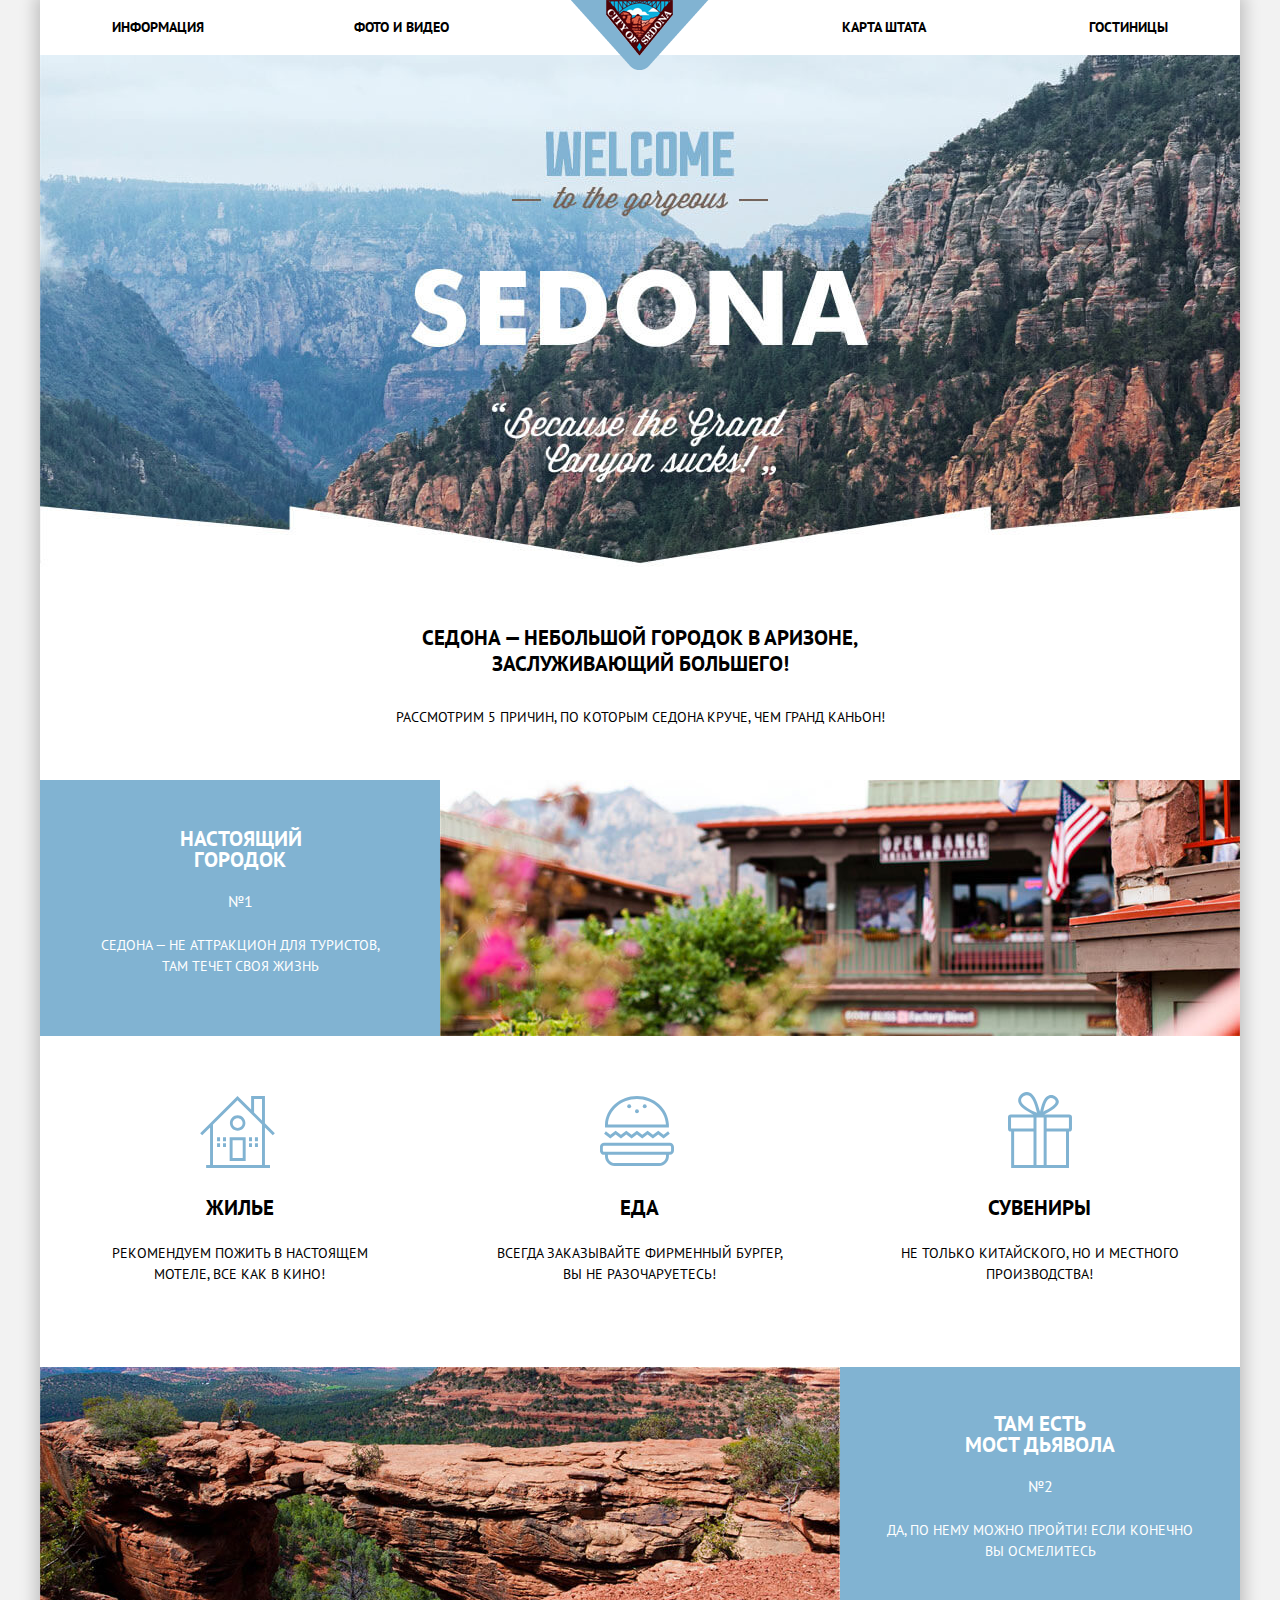
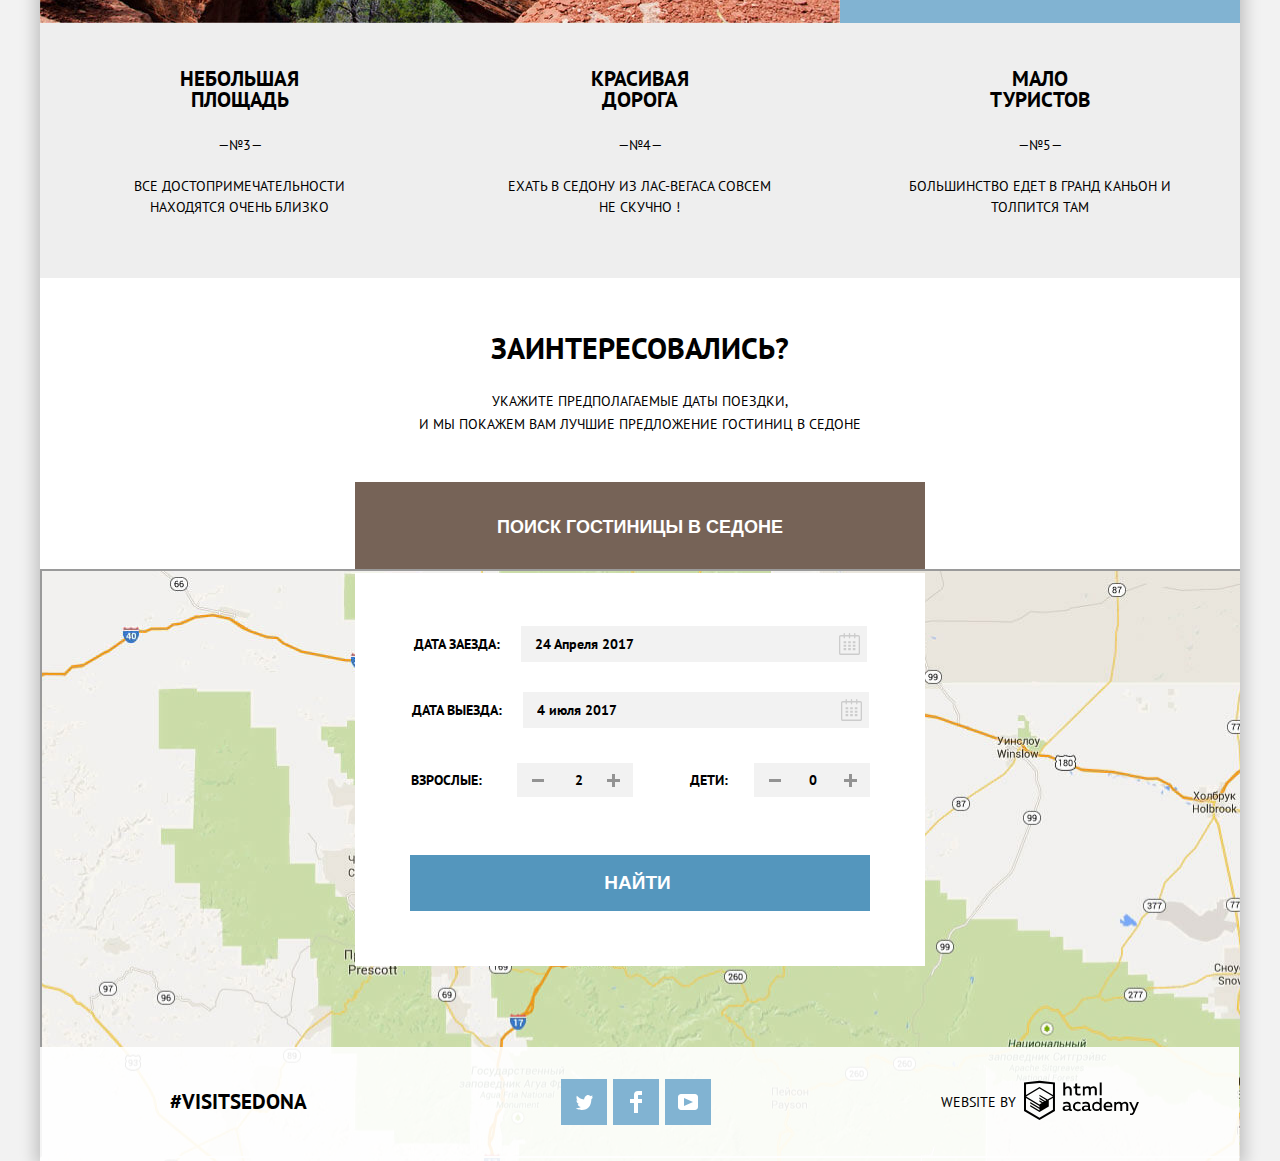
<file: index.html>
<!DOCTYPE html>
<html lang="ru">
	<head>
		<meta charset="utf-8">
		<title>HTML Academy: Седона</title>
		<link href="https://fonts.googleapis.com/css?family=PT+Sans:400,700&amp;subset=cyrillic" rel="stylesheet">
		<link rel="stylesheet" href="css/normalize.css">
		<link rel="stylesheet" href="css/style-min.css">
	</head>
	<body>
		<div class="wrapper">
			<header class="main-header">
				<nav class="main-navigation">
					<a class="main-header-logo" title="logo"><img src="img/logo.png" width="138" height="70" alt="Logo"></a>
					<ul class="site-navigation">
						<li><a class="site-navigation-item info-item" href="#" title="Информация">Информация</a></li>
						<li><a class="site-navigation-item photo-video-item" href="#" title="Фото и видео">Фото и видео</a></li>
						<li class="centerer"></li>
						<li><a class="site-navigation-item price-item" href="#" title="Карта штата">Карта штата</a></li>
						<li><a class="site-navigation-item catalog-item" href="sedona-hotels.html" title="Гостиницы">Гостиницы</a></li>
					</ul>
				</nav>
			</header>
			<main class="container">
				<h1 class="visually-hidden">Седона</h1>
				<div class="main-fond"></div>
				<div class="main-greeting">
					<h2 class="main-greeting-banner">Седона — небольшой городок в Аризоне, заслуживающий большего!</h2>
					<p class="main-greeting-description">Рассмотрим 5 причин, по которым Седона круче, чем гранд каньон!</p>
				</div>
				<section class="all-features">
					<h2 class="visually-hidden">Преимущества</h2>
					<section class="first-features">
						<h3 class="visually-hidden">Первое преимущество</h3>
						<div class="first-features-wrapper">
							<h4 class="first-features-head">Настоящий городок</h4>
							<span class="first-features-number">№1</span>
							<p class="first-features-text">Седона — не аттракцион для туристов, там течет своя жизнь</p>
						</div>
						<img class="bg-town" src="img/bg-town.jpg" width="800" height="256" alt="bg-town">
					</section>
					<section class="first-features-description">
						<div class="house feature">
							<h4 class="feature-head">Жилье</h4>
							<p class="feature-description">Рекомендуем пожить в настоящем мотеле, все как в кино!</p>
						</div>
						<div class="food feature">
							<h4 class="feature-head">Еда</h4>
							<p class="feature-description">Всегда заказывайте фирменный бургер, вы не разочаруетесь!</p>
						</div>
						<div class="souvenir feature">
							<h4 class="feature-head">Сувениры</h4>
							<p class="feature-description">не только китайского, но и местного производства!</p>
						</div>
					</section>
					<section class="second-features">
						<h3 class="visually-hidden">Второе преимущество</h3>
						<img class="devils-bridge" src="img/bg-canyon.jpg" width="800" height="256" alt="bg-canyon">
						<div class="second-features-wrapper">
							<h4 class="second-features-head">Там есть <br>мост дьявола</h4>
							<span class="second-features-number">№2</span>
							<p class="second-features-text">Да, по нему можно пройти! Если конечно вы осмелитесь</p>
						</div>
					</section>
					<section class="others-features">
						<h3 class="visually-hidden">Остальные преимущества</h3>
						<div class="third-features-wrapper advantages-wrapper">
							<h4 class="third-features-head caption">Небольшая площадь</h4>
							<span class="third-features-number advantages-number">&mdash;№3&mdash;</span>
							<p class="third-features-text advantages">Все достопримечательности находятся очень близко</p>
						</div>
						<div class="fourth-features-wrapper advantages-wrapper">
							<h4 class="fourth-features-head caption">Красивая дорога</h4>
							<span class="fourth-features-number advantages-number">&mdash;№4&mdash;</span>
							<p class="fourth-features-text advantages">Ехать в Седону из Лас-Вегаса совсем  не скучно !</p>
						</div>
						<div class="fifth-features-wrapper advantages-wrapper">
							<h4 class="fifth-features-head caption">Мало туристов </h4>
							<span class="fifth-features-number advantages-number">&mdash;№5&mdash;</span>
							<p class="fifth-features-text advantages">Большинство едет в гранд каньон и толпится там</p>
						</div>
					</section>
				</section>
				<div class="pre-order">
					<p class="indefication-of-needs"><b>Заинтересовались?</b></p>
					<p class="offer">Укажите предполагаемые даты поездки,<br> и мы покажем вам лучшие предложение гостиниц в Седоне</p>
					<button type="button" name="search-btn" class="search-btn">Поиск гостиницы в Седоне</button>
					<form class="search-form " action="#" method="post" >
						<div class="search-form-wrap">
							<div class="arrival-block">
								<label for="arrival-date"> Дата заезда:</label>
								<input class="arrival-data" type="text" name="arrival-date" id="arrival-date" value="24 Апреля 2017">
								<button class="calendar-block" type="button" title="календарь"><svg xmlns="http://www.w3.org/2000/svg" fill="currentColor" width="21" height="22" viewBox="0 0 21 22"><path d="M19.25 2.025h-2.844V.648c0-.38-.294-.69-.656-.69-.363 0-.656.31-.656.69v1.377h-3.938V.648c0-.38-.294-.69-.655-.69-.362 0-.656.31-.656.69v1.377H5.906V.648c0-.38-.294-.69-.656-.69-.363 0-.657.31-.657.69v1.377H1.75C.784 2.025 0 2.847 0 3.862v16.302C0 21.18.784 22 1.75 22h17.5c.967 0 1.75-.82 1.75-1.836V3.862c0-1.015-.783-1.837-1.75-1.837zm.438 18.14a.448.448 0 0 1-.437.458H1.75a.45.45 0 0 1-.438-.46v-16.3a.45.45 0 0 1 .438-.46h2.844V4.78c0 .382.294.69.657.69.363 0 .657-.308.657-.69V3.404h3.938V4.78c0 .382.294.69.657.69.36 0 .655-.308.655-.69V3.404h3.938V4.78c0 .382.293.69.656.69.363 0 .657-.308.657-.69V3.404h2.845c.24 0 .437.206.437.46v16.3z"/><path d="M4.594 8.225H7.22v2.066H4.593zm0 3.443H7.22v2.067H4.593zm0 3.444H7.22v2.066H4.593zm4.594 0h2.625v2.066H9.188zm0-3.444h2.625v2.067H9.188zm0-3.443h2.625v2.066H9.188zm4.593 6.887h2.626v2.066H13.78zm0-3.444h2.626v2.067H13.78zm0-3.443h2.626v2.066H13.78z" /></svg></button>
							</div>
							<div class="departure-block">
								<label for="date-of-departure"> Дата выезда:</label>
								<input class="departure-data" type="text" name="date-of-departure" id="date-of-departure"  value="4 июля 2017">
								<button class="calendar-block" type="button" title="календарь"><svg xmlns="http://www.w3.org/2000/svg" fill="currentColor" width="21" height="22" viewBox="0 0 21 22"><path d="M19.25 2.025h-2.844V.648c0-.38-.294-.69-.656-.69-.363 0-.656.31-.656.69v1.377h-3.938V.648c0-.38-.294-.69-.655-.69-.362 0-.656.31-.656.69v1.377H5.906V.648c0-.38-.294-.69-.656-.69-.363 0-.657.31-.657.69v1.377H1.75C.784 2.025 0 2.847 0 3.862v16.302C0 21.18.784 22 1.75 22h17.5c.967 0 1.75-.82 1.75-1.836V3.862c0-1.015-.783-1.837-1.75-1.837zm.438 18.14a.448.448 0 0 1-.437.458H1.75a.45.45 0 0 1-.438-.46v-16.3a.45.45 0 0 1 .438-.46h2.844V4.78c0 .382.294.69.657.69.363 0 .657-.308.657-.69V3.404h3.938V4.78c0 .382.294.69.657.69.36 0 .655-.308.655-.69V3.404h3.938V4.78c0 .382.293.69.656.69.363 0 .657-.308.657-.69V3.404h2.845c.24 0 .437.206.437.46v16.3z"/><path d="M4.594 8.225H7.22v2.066H4.593zm0 3.443H7.22v2.067H4.593zm0 3.444H7.22v2.066H4.593zm4.594 0h2.625v2.066H9.188zm0-3.444h2.625v2.067H9.188zm0-3.443h2.625v2.066H9.188zm4.593 6.887h2.626v2.066H13.78zm0-3.444h2.626v2.067H13.78zm0-3.443h2.626v2.066H13.78z" fill="currentColor"/></svg></button>
							</div>
							<div class="number-tourists">
								<div class="number-tourists-adult tourist-counter" >
									<label for="adult"> Взрослые:</label>
									<div class="counter-item">
										<button class="counter-down" type="button" title="больше"></button>
										<input class="counter-visitors" type="text" id="adult" value="2">
										<button class="counter-up" type="button" title="меньше"></button>
									</div>
								</div>
								<div class="number-tourists-child tourist-counter">
									<label for="child"> Дети:</label>
									<div class="counter-item">
										<button class="counter-down" type="button" title="меньше"></button>
										<input class="counter-visitors-child" type="text" id="child" value="0">
										<button class="counter-up" type="button" title="больше"></button>
									</div>
								</div>
							</div>
						</div>
						<input class="search-submit"  type="submit" name="sorch" value="Найти">
					</form>
				</div>
				<div class="map-navigation">
					<iframe src="https://www.google.com/maps/embed?pb=!1m18!1m12!1m3!1d431047.077735794!2d-112.35457437080542!3d34.91428964664842!2m3!1f0!2f0!3f0!3m2!1i1024!2i768!4f13.1!3m3!1m2!1s0x872da132f942b00d%3A0x5548c523fa6c8efd!2z0KHQtdC00L7QvdCwLCDQkNGA0LjQt9C-0L3QsCA4NjMzNiwg0KHQqNCQ!5e0!3m2!1sru!2sua!4v1504518632148" width="1200" height="585" allowfullscreen></iframe>
				</div>
			</main>
			<div class="main-footer-wrap">
				<footer class="main-footer">
					<a class="name-site" href="#">#visitsedona</a>
					<div class="social">
						<ul class="social-list">
							<li class="social-list-item"><a class="social-icon twitter" href="#" title="twitter">twitter</a></li>
							<li class="social-list-item"><a class="social-icon facebook" href="#" title="facebook">facebook</a></li>
							<li class="social-list-item"><a class="social-icon youtube" href="#" title="youtube" >youtube</a></li>
						</ul>
					</div>
					<div class="copyright">
						<span>website by</span>
						<a class="copyright-link" href="https://htmlacademy.ru/intensive/htmlcss" title="logo-htmlacademy-small1">
							<svg data-name="Layer 1" xmlns="http://www.w3.org/2000/svg" viewBox="0 0 108.08 36.85" width="115" height="41"><title>logo-htmlacademy-small1</title><path d="M44.61 26.86a2 2 0 0 0 .55-.1v1.33a3.25 3.25 0 0 1-1.18.21 1.67 1.67 0 0 1-1.67-1 4.84 4.84 0 0 1-3.14 1.08c-1.51 0-2.91-.83-2.91-2.55 0-2.13 2-2.79 3.71-2.79a11.08 11.08 0 0 1 2.17.25v-.3c0-1-.76-1.77-2.19-1.77a7.42 7.42 0 0 0-3 .64v-1.7a10.21 10.21 0 0 1 3.19-.55c2.36 0 3.81 1.12 3.81 3.65v3a.54.54 0 0 0 .49.59h.17zm-6.44-1.13a1.35 1.35 0 0 0 1.46 1.25h.11a3.39 3.39 0 0 0 2.41-1v-1.42a9.72 9.72 0 0 0-1.81-.21c-1 0-2.16.33-2.16 1.38zm12.36-6.11a5 5 0 0 1 2.57.64v1.72a4.08 4.08 0 0 0-2.3-.7 2.75 2.75 0 1 0 0 5.49 5 5 0 0 0 2.43-.64v1.71a6.27 6.27 0 0 1-2.76.57A4.21 4.21 0 0 1 46 24.49v-.41a4.32 4.32 0 0 1 4.18-4.46h.38zm12.17 7.24a2 2 0 0 0 .55-.1v1.33a3.25 3.25 0 0 1-1.18.21 1.67 1.67 0 0 1-1.67-1 4.84 4.84 0 0 1-3.14 1.08c-1.51 0-2.91-.83-2.91-2.55 0-2.13 2-2.79 3.71-2.79a11.08 11.08 0 0 1 2.17.25v-.3c0-1-.76-1.77-2.19-1.77a7.42 7.42 0 0 0-3 .64v-1.7a10.21 10.21 0 0 1 3.19-.55c2.36 0 3.81 1.12 3.81 3.65v3a.54.54 0 0 0 .49.59h.17zm-6.44-1.13a1.35 1.35 0 0 0 1.47 1.25h.11a3.39 3.39 0 0 0 2.41-1v-1.42a9.72 9.72 0 0 0-1.81-.21c-1.06 0-2.16.33-2.16 1.38zM73 15.98v12.2h-1.65v-1.32a3.88 3.88 0 0 1-3.19 1.54 4.4 4.4 0 0 1 0-8.78 3.81 3.81 0 0 1 3 1.3v-4.94H73zm-4.53 5.22a2.76 2.76 0 1 0 0 5.52 2.86 2.86 0 0 0 2.68-1.74v-2a2.91 2.91 0 0 0-2.66-1.73zM79 19.62c3.31 0 4.46 2.68 3.92 5.09H76.7c.21 1.5 1.67 2.11 3.19 2.11a6.11 6.11 0 0 0 2.64-.59v1.6a7.14 7.14 0 0 1-3 .57c-2.53 0-4.75-1.42-4.75-4.42a4.18 4.18 0 0 1 4-4.39H79zm.09 1.54a2.28 2.28 0 0 0-2.44 2.1v.06h4.65a2 2 0 0 0-2.17-2.16zm5.73 7v-8.31h1.65v1a3.81 3.81 0 0 1 2.78-1.27 2.86 2.86 0 0 1 2.64 1.4 4.12 4.12 0 0 1 2.91-1.33 3.06 3.06 0 0 1 3.2 3.33v5.2h-1.9v-5.15a1.59 1.59 0 0 0-1.42-1.75h-.26a2.8 2.8 0 0 0-2.07 1.12v5.78h-1.9v-5.15A1.59 1.59 0 0 0 89 21.29h-.2a3 3 0 0 0-2.21 1.29v5.63h-1.73zm21.31-8.33h1.9l-3.91 9.46c-.9 2.17-2.09 2.86-3.35 2.86a4.76 4.76 0 0 1-1.1-.14v-1.57a2.86 2.86 0 0 0 .85.12c.9 0 1.58-.64 2.07-1.9l.17-.42-4-8.4h2l2.86 6.29zM38.73 1.44V6.2a3.81 3.81 0 0 1 2.7-1.14 3.25 3.25 0 0 1 3.44 3.4v5.15H43V8.7a1.81 1.81 0 0 0-1.61-2h-.3a2.93 2.93 0 0 0-2.32 1.39v5.52h-1.9V1.44h1.9zm11.21.85v3h3v1.6h-3v3.81c0 1.1.5 1.46 1.58 1.46a4.49 4.49 0 0 0 1.69-.33v1.6a6.8 6.8 0 0 1-2.21.35 2.55 2.55 0 0 1-2.86-2.74V6.87h-1.56V5.24h1.5V2.72zm5.4 11.31V5.26H57v1a3.81 3.81 0 0 1 2.77-1.28 2.86 2.86 0 0 1 2.6 1.33 4.12 4.12 0 0 1 2.91-1.33 3.06 3.06 0 0 1 3.16 3.4v5.21h-1.9V8.44a1.59 1.59 0 0 0-1.42-1.75h-.23a2.8 2.8 0 0 0-2.07 1.12v5.78h-1.9V8.44a1.59 1.59 0 0 0-1.42-1.75h-.23a3 3 0 0 0-2.21 1.29v5.63h-1.72zM71.17 1.43H73v12.15h-1.83V1.43zM14.71-.02h-.16L0 1.52v26.67l14.55 8.66 14.55-8.66V1.52zm12.5 27.1l-12.66 7.54L1.9 27.1V16.16l12.59 7.5v1.32l-8.63-5.1v1.31l8.68 5.21v1.39l-8.67-5.16v1.35l8.68 5.21 8.75-5.24v-5.66l3.9-2.31V27.1zm0-12.53l-3.48 2-1.6 1-7.62-4.57v1.31L21 18.21l-.14.09-1 .54-5.37-3.2v1.34l4.24 2.52-1 .67-3.2-1.9v1.31l2.1 1.24-2.13 1.26L2 14.63l12.51-7.54zm0-1.32L14.49 5.74 1.91 13.23v-10L14.56 1.9l12.65 1.33v10z" fill="currentColor"/></svg>
						</a>
					</div>
				</footer>
			</div>
		</div>
		<script src="js/script-min.js"></script>
	</body>
</html>
</file>
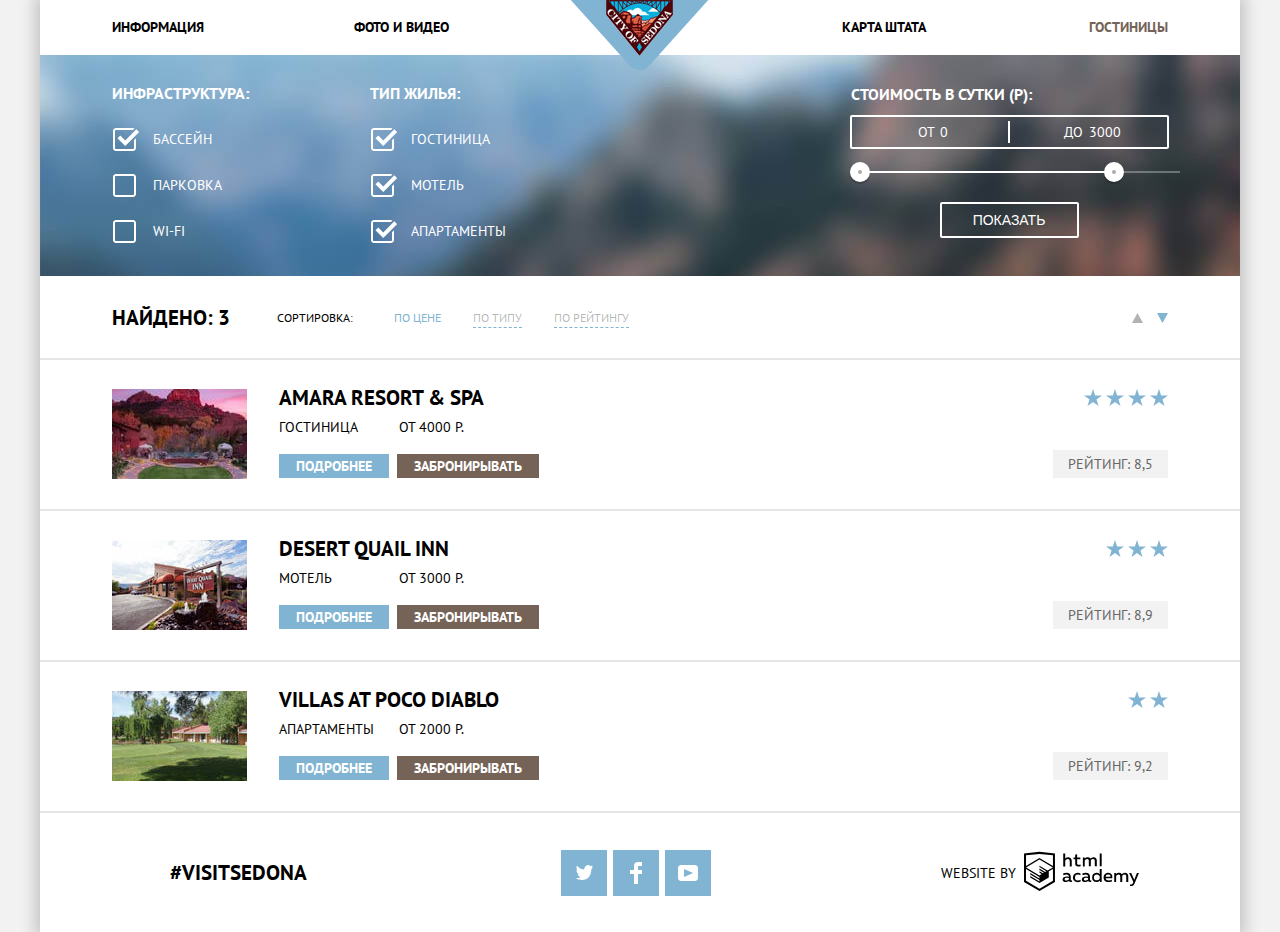
<file: sedona-hotels.html>
<!DOCTYPE html>
<html lang="ru">
	<head>
		<meta charset="utf-8">
		<title>HTML Academy: Седона</title>
		<link href="https://fonts.googleapis.com/css?family=PT+Sans:400,700&amp;subset=cyrillic" rel="stylesheet">
		<link rel="stylesheet" href="css/normalize.css">
		<link rel="stylesheet" href="css/style-min.css">
	</head>
	<body>
		<div class="wrapper wrapper-hottel">
			<header class="main-header main-header-hotel">
				<nav class="main-navigation">
					<a class="main-header-logo" href="index.html" title="logo"><img src="img/logo.png" width="138" height="70" alt="Logo"></a>
					<ul class="site-navigation">
						<li><a class="site-navigation-item info-item" href="#" title="Информация">Информация</a></li>
						<li><a class="site-navigation-item photo-video-item" href="#" title="Фото и видео">Фото и видео</a></li>
						<li class="centerer"></li>
						<li><a class="site-navigation-item price-item" href="#" title="Карта штата">Карта штата</a></li>
						<li><a class="site-navigation-item catalog-item active-page-hotel" title="Гостиницы">Гостиницы</a></li>
					</ul>
				</nav>
			</header>
			<main class="container">
				<h1 class="visually-hidden">Sedona-hotels</h1>
				<form class="filter-search">
					<fieldset class="sorting-block">
						<legend class="sorting-criteria">Инфраструктура:</legend>
						<div class="sort-item">
							<input type="checkbox" name="infrastructure" value="swimming-pool" id="swimming-pool" checked>
							<label for="swimming-pool">Бассейн</label>
						</div>
						<div class="sort-item">
							<input type="checkbox" name="infrastructure" value="parking" id="parking">
							<label for="parking">Парковка</label>
						</div>
						<div class="sort-item">
							<input type="checkbox" name="infrastructure" value="wifi" id="wifi">
							<label for="wifi">wi-fi</label>
						</div>
					</fieldset>
					<fieldset  class="sorting-block type-accommodation">
						<legend class="sorting-criteria">Тип жилья:</legend>
						<div class="sort-item">
							<input type="checkbox" name="type-accommodation" value="hotel-type" id="hotel-type" checked>
							<label for="hotel-type">Гостиница</label>
						</div>
						<div class="sort-item">
							<input type="checkbox" name="type-accommodation" value="motel-type" id="motel-type" checked>
							<label for="motel-type">Мотель</label>
						</div>
						<div class="sort-item">
							<input type="checkbox" name="type-accommodation" value="apartments-type" id="apartments-type" checked>
							<label for="apartments-type">Апартаменты</label>
						</div>
					</fieldset>
					<div class="filter-range-wrap">
						<fieldset class="filter-range sorting-block">
							<legend class="filter-range-title sorting-criteria">Стоимость в сутки (р):</legend>
							<div class="price-controls">
								<label class="min-price">от <input type="text" name="min-price" value="0"></label>
								<label class="max-price">до <input type="text" name="max-price" value="3000"></label>
							</div>
							<div class="range-controls">
								<div class="scale">
									<div class="bar"></div>
								</div>
								<div class="range-toggle range-toggle-min"></div>
								<div class="range-toggle range-toggle-max"></div>
							</div>
						</fieldset>
						<button class="btn-transparent" type="submit">Показать</button>
					</div>
				</form>
				<section class="search-result-blok">
					<h2 class="visually-hidden">Результаты поиска</h2>
					<div class="search-response">
						<h3 class="response">Найдено: 3</h3>
						<p class="response-description">СОРТИРОВКА:</p>
						<div class="sort-in">
							<a class="active" href="#">По цене</a>
							<a class="passive" href="#">По типу</a>
							<a class="passive" href="#">По рейтингу</a>
						</div>
						<div class="sort-up-down">
							<a class="sort-up passive" href="#" title="up">
								<svg xmlns="http://www.w3.org/2000/svg" width="11" height="10" viewBox="0 0 11 10"><path fill="currentColor" d="M5.5 0L0 10h11z"/></svg>
							</a>
							<a class="sort-down active" href="#" title="down">
								<svg xmlns="http://www.w3.org/2000/svg" width="11" height="10" viewBox="0 0 11 10"><path fill="currentColor" d="M5.5 10L0 0h11"/></svg>
							</a>
						</div>
					</div>
					<div class="search-result">
						<div class="resort-block">
							<img class="resort-picture" src="img/amara-resort.jpg" width="135" height="90" alt="Amara Resort & Spa">
								<div class="resort-desciption">
									<h2>
										<a class="resort-header" href="#">Amara Resort &amp; Spa</a>
									</h2>
									<div class="hotels-wrap">
										<div class="hotel-block">
											<span>Гостиница</span>
											<a href="#">Подробнее</a>
										</div>
										<div class="price-block">
											<span>от 4000 Р.</span>
										<a href="#">Забронирывать</a>
									</div>
								</div>
							</div>
							<div class="rating-block">
								<div class="rating-block-stars">
									<button class="stars" title="star">
										<img src="img/star.svg" width="18" height="17" alt="stars">
									</button>
									<button class="stars" title="star">
										<img src="img/star.svg" width="18" height="17" alt="stars1">
									</button>
									<button class="stars" title="star">
										<img src="img/star.svg" width="18" height="17" alt="stars2">
									</button>
									<button class="stars" title="star">
										<img src="img/star.svg" width="18" height="17" alt="stars3">
									</button>
								</div>
								<span class="rating-hotel">Рейтинг: 8,5</span>
							</div>
						</div>
						<div class="resort-block ">
							<img class="resort-picture" src="img/desert-quail.jpg" width="135" height="90" alt="desert-quail-table">
							<div class="resort-desciption">
								<h2>
									<a class="resort-header" href="#">Desert Quail Inn</a>
								</h2>
								<div class="hotels-wrap">
									<div class="hotel-block">
										<span>Мотель</span>
										<a href="#">Подробнее</a>
									</div>
									<div class="price-block">
										<span>от 3000 Р.</span>
										<a href="#">Забронирывать</a>
									</div>
								</div>
							</div>
							<div class="rating-block">
								<div class="rating-block-stars">
									<button class="stars" title="star">
										<img src="img/star.svg" width="18" height="17" alt="stars">
									</button>
									<button class="stars" title="star">
										<img src="img/star.svg" width="18" height="17" alt="stars">
									</button>
									<button class="stars" title="star">
										<img src="img/star.svg" width="18" height="17" alt="stars">
									</button>
								</div>
								<span class="rating-hotel">Рейтинг: 8,9</span>
							</div>
						</div>
						<div class="resort-block ">
							<img class="resort-picture"  src="img/villas-at-pocco.jpg" width="135" height="90" alt="villas-poco">
							<div class="resort-desciption">
								<h2>
									<a class="resort-header" href="#">Villas at Poco Diablo</a>
								</h2>
								<div class="hotels-wrap">
									<div class="hotel-block">
										<span>Апартаменты</span>
										<a href="#">Подробнее</a>
									</div>
									<div class="price-block">
										<span>от 2000 Р.</span>
										<a href="#">Забронирывать</a>
									</div>
								</div>
							</div>
							<div class="rating-block">
								<div class="rating-block-stars">
									<button class="stars" title="star">
										<img src="img/star.svg" width="18" height="17" alt="stars">
									</button>
									<button class="stars" title="star">
										<img src="img/star.svg" width="18" height="17" alt="stars">
									</button>
								</div>
								<span class="rating-hotel">Рейтинг: 9,2</span>
							</div>
						</div>
					</div>
				</section>
			</main>
			<footer class="main-footer main-footer-hotel">
				<a class="name-site" href="#">#visitsedona</a>
				<div class="social">
					<ul class="social-list">
						<li class="social-list-item"><a class="social-icon twitter" href="#" title="twitter">twitter</a></li>
						<li class="social-list-item"><a class="social-icon facebook" href="#" title="facebook">facebook</a></li>
						<li class="social-list-item"><a class="social-icon youtube" href="#" title="youtube" >youtube</a></li>
					</ul>
				</div>
				<div class="copyright">
					<span>website by</span>
					<a class="copyright-link" href="https://htmlacademy.ru/intensive/htmlcss" title="logo-htmlacademy-small1">
						<svg data-name="Layer 1" xmlns="http://www.w3.org/2000/svg" viewBox="0 0 108.08 36.85" width="115" height="41"><title>logo-htmlacademy-small1</title><path d="M44.61 26.86a2 2 0 0 0 .55-.1v1.33a3.25 3.25 0 0 1-1.18.21 1.67 1.67 0 0 1-1.67-1 4.84 4.84 0 0 1-3.14 1.08c-1.51 0-2.91-.83-2.91-2.55 0-2.13 2-2.79 3.71-2.79a11.08 11.08 0 0 1 2.17.25v-.3c0-1-.76-1.77-2.19-1.77a7.42 7.42 0 0 0-3 .64v-1.7a10.21 10.21 0 0 1 3.19-.55c2.36 0 3.81 1.12 3.81 3.65v3a.54.54 0 0 0 .49.59h.17zm-6.44-1.13a1.35 1.35 0 0 0 1.46 1.25h.11a3.39 3.39 0 0 0 2.41-1v-1.42a9.72 9.72 0 0 0-1.81-.21c-1 0-2.16.33-2.16 1.38zm12.36-6.11a5 5 0 0 1 2.57.64v1.72a4.08 4.08 0 0 0-2.3-.7 2.75 2.75 0 1 0 0 5.49 5 5 0 0 0 2.43-.64v1.71a6.27 6.27 0 0 1-2.76.57A4.21 4.21 0 0 1 46 24.49v-.41a4.32 4.32 0 0 1 4.18-4.46h.38zm12.17 7.24a2 2 0 0 0 .55-.1v1.33a3.25 3.25 0 0 1-1.18.21 1.67 1.67 0 0 1-1.67-1 4.84 4.84 0 0 1-3.14 1.08c-1.51 0-2.91-.83-2.91-2.55 0-2.13 2-2.79 3.71-2.79a11.08 11.08 0 0 1 2.17.25v-.3c0-1-.76-1.77-2.19-1.77a7.42 7.42 0 0 0-3 .64v-1.7a10.21 10.21 0 0 1 3.19-.55c2.36 0 3.81 1.12 3.81 3.65v3a.54.54 0 0 0 .49.59h.17zm-6.44-1.13a1.35 1.35 0 0 0 1.47 1.25h.11a3.39 3.39 0 0 0 2.41-1v-1.42a9.72 9.72 0 0 0-1.81-.21c-1.06 0-2.16.33-2.16 1.38zM73 15.98v12.2h-1.65v-1.32a3.88 3.88 0 0 1-3.19 1.54 4.4 4.4 0 0 1 0-8.78 3.81 3.81 0 0 1 3 1.3v-4.94H73zm-4.53 5.22a2.76 2.76 0 1 0 0 5.52 2.86 2.86 0 0 0 2.68-1.74v-2a2.91 2.91 0 0 0-2.66-1.73zM79 19.62c3.31 0 4.46 2.68 3.92 5.09H76.7c.21 1.5 1.67 2.11 3.19 2.11a6.11 6.11 0 0 0 2.64-.59v1.6a7.14 7.14 0 0 1-3 .57c-2.53 0-4.75-1.42-4.75-4.42a4.18 4.18 0 0 1 4-4.39H79zm.09 1.54a2.28 2.28 0 0 0-2.44 2.1v.06h4.65a2 2 0 0 0-2.17-2.16zm5.73 7v-8.31h1.65v1a3.81 3.81 0 0 1 2.78-1.27 2.86 2.86 0 0 1 2.64 1.4 4.12 4.12 0 0 1 2.91-1.33 3.06 3.06 0 0 1 3.2 3.33v5.2h-1.9v-5.15a1.59 1.59 0 0 0-1.42-1.75h-.26a2.8 2.8 0 0 0-2.07 1.12v5.78h-1.9v-5.15A1.59 1.59 0 0 0 89 21.29h-.2a3 3 0 0 0-2.21 1.29v5.63h-1.73zm21.31-8.33h1.9l-3.91 9.46c-.9 2.17-2.09 2.86-3.35 2.86a4.76 4.76 0 0 1-1.1-.14v-1.57a2.86 2.86 0 0 0 .85.12c.9 0 1.58-.64 2.07-1.9l.17-.42-4-8.4h2l2.86 6.29zM38.73 1.44V6.2a3.81 3.81 0 0 1 2.7-1.14 3.25 3.25 0 0 1 3.44 3.4v5.15H43V8.7a1.81 1.81 0 0 0-1.61-2h-.3a2.93 2.93 0 0 0-2.32 1.39v5.52h-1.9V1.44h1.9zm11.21.85v3h3v1.6h-3v3.81c0 1.1.5 1.46 1.58 1.46a4.49 4.49 0 0 0 1.69-.33v1.6a6.8 6.8 0 0 1-2.21.35 2.55 2.55 0 0 1-2.86-2.74V6.87h-1.56V5.24h1.5V2.72zm5.4 11.31V5.26H57v1a3.81 3.81 0 0 1 2.77-1.28 2.86 2.86 0 0 1 2.6 1.33 4.12 4.12 0 0 1 2.91-1.33 3.06 3.06 0 0 1 3.16 3.4v5.21h-1.9V8.44a1.59 1.59 0 0 0-1.42-1.75h-.23a2.8 2.8 0 0 0-2.07 1.12v5.78h-1.9V8.44a1.59 1.59 0 0 0-1.42-1.75h-.23a3 3 0 0 0-2.21 1.29v5.63h-1.72zM71.17 1.43H73v12.15h-1.83V1.43zM14.71-.02h-.16L0 1.52v26.67l14.55 8.66 14.55-8.66V1.52zm12.5 27.1l-12.66 7.54L1.9 27.1V16.16l12.59 7.5v1.32l-8.63-5.1v1.31l8.68 5.21v1.39l-8.67-5.16v1.35l8.68 5.21 8.75-5.24v-5.66l3.9-2.31V27.1zm0-12.53l-3.48 2-1.6 1-7.62-4.57v1.31L21 18.21l-.14.09-1 .54-5.37-3.2v1.34l4.24 2.52-1 .67-3.2-1.9v1.31l2.1 1.24-2.13 1.26L2 14.63l12.51-7.54zm0-1.32L14.49 5.74 1.91 13.23v-10L14.56 1.9l12.65 1.33v10z" fill="currentColor"/></svg>
					</a>
				</div>
			</footer>
		</div>
	</body>
</html>
</file>
<file: css/style-min.css>
body,body a{font-family:"PT Sans","Arial",sans-serif;text-transform:uppercase;color:#000}body{min-width:1200px;margin:0;padding:0;background-color:#f2f2f2}body a{font-size:14px;line-height:26px;font-weight:700;text-decoration:none}img{max-width:100%;height:auto}.wrapper{min-width:768px;max-width:1200px;margin:0 auto;padding:0;background-color:#fff;-webkit-box-shadow:0 0 15px 5px rgba(0,1,1,.2);box-shadow:0 0 15px 5px rgba(0,1,1,.2)}.visually-hidden{display:none}.main-navigation{position:relative;margin:0;padding:0}.main-header-hotel{padding-bottom:8px}.main-header-logo{position:absolute;top:0;left:50%;-webkit-transform:translateX(-50%);-ms-transform:translateX(-50%);transform:translateX(-50%);z-index:999}.site-navigation{display:-webkit-box;display:-ms-flexbox;display:flex;-webkit-box-pack:justify;-ms-flex-pack:justify;justify-content:space-between;-webkit-box-align:center;-ms-flex-align:center;-ms-flex-wrap:wrap;flex-wrap:wrap;align-items:center;width:1056px;padding:14px 14px 10px;margin:0 auto 5px;list-style:none}.site-navigation li{width:20%}.site-navigation .centerer{width:8%;height:10px;border:1px solid transparent}.site-navigation-item:hover{color:#81b3d2}.site-navigation-item:active{color:#b2b2b2}.site-navigation-item:visit{color:#b2b2b2}.info-item,.photo-video-item{text-align:left}.catalog-item,.price-item{display:block;text-align:right}.active-page-hotel{color:#766357}.main-fond{width:1200px;min-height:520px;background:#b5c8dd url(../img/bg-mountains.jpg) no-repeat 0 -56px;margin-bottom:30px}.main-greeting{display:block;margin:0 auto 50px}.main-greeting-banner{width:450px;padding:20px 20px 0;margin:0 auto 27px;text-align:center;font-size:21px;line-height:26px}.main-greeting-description{width:490px;margin:0 auto;text-align:center;font-size:14px;line-height:26px}.first-features{display:-webkit-box;display:-ms-flexbox;display:flex;-webkit-box-pack:justify;-ms-flex-pack:justify;justify-content:space-between}.first-features-wrapper{width:400px;-webkit-box-sizing:border-box;box-sizing:border-box;padding:18px;margin-bottom:0;text-align:center;background-color:#81b3d2;color:#fff}.first-features-head{width:120px;margin:30px auto 22px;font-size:21px;line-height:21px;text-align:center}.first-features-number{display:block;margin-bottom:25px}.first-features-text{width:300px;margin:0 auto;font-size:14px;line-height:21px;text-align:center}.first-features-description{display:-webkit-box;display:-ms-flexbox;display:flex;-webkit-box-pack:justify;-ms-flex-pack:justify;justify-content:flex-start;-ms-flex-wrap:wrap;flex-wrap:wrap;text-align:center;padding:58px 0 63px}.feature{position:relative;padding:75px 0 0;font-size:14px;line-height:21px;width:33.33%;-webkit-box-sizing:border-box;box-sizing:border-box}.feature-head{margin-bottom:25px;font-size:21px}.food,.house,.souvenir{width:33.33%}.food::before,.house::before{content:"";position:absolute;top:2px;left:40%;width:76px}.house::before{background:#fff url(../img/icon-home.svg) no-repeat;height:72px}.food::before{height:70px;background:#fff url(../img/icon-food.svg) no-repeat}.souvenir::before{content:"";position:absolute;top:-2px;left:42%;width:64px;height:76px;background:#fff url(../img/icon-souvenir.svg) no-repeat}.feature-description{padding:0 50px}.second-features{display:-webkit-box;display:-ms-flexbox;display:flex;-webkit-box-pack:justify;-ms-flex-pack:justify;justify-content:space-between;min-height:256px;margin-top:5px}.second-features-wrapper{width:400px;height:256px;-webkit-box-sizing:border-box;box-sizing:border-box;padding:18px;margin-bottom:0;text-align:center;background-color:#81b3d2;color:#fff}.second-features-head{width:153px;margin:28px auto 22px;font-size:21px;line-height:21px;text-align:center}.second-features-number{display:block;margin-bottom:25px}.second-features-text{width:310px;margin:0 auto;font-size:14px;line-height:21px;text-align:center}.advantages-wrapper,.others-features{-webkit-box-sizing:border-box;box-sizing:border-box}.others-features{display:-webkit-box;display:-ms-flexbox;display:flex;-webkit-box-pack:justify;-ms-flex-pack:justify;justify-content:space-between;-ms-flex-wrap:wrap;flex-wrap:wrap;padding-bottom:15px;background-color:#eee}.advantages-wrapper{width:33.33%;padding:45px}.caption{width:158px;margin:0 auto 25px;text-align:center;font-size:21px;line-height:21px;font-weight:700}.advantages,.advantages-number{font-size:14px;line-height:21px;text-align:center}.advantages-number{display:block;margin:0 auto 20px}.advantages{width:280px;margin:0 auto}.indefication-of-needs{padding-top:25px;font-size:30px;line-height:30px;text-align:center;margin:0 0 27px}.offer{width:450px;margin:0 auto 46px;font-size:14px;line-height:23px;text-align:center}.pre-order{position:relative;padding-top:30px}.pre-order .search-btn,.search-form,.search-form-wrap input{font-weight:700;-webkit-box-sizing:border-box;box-sizing:border-box}.pre-order .search-btn{display:block;width:570px;padding:35px 112px 31px;margin:0 auto;text-transform:uppercase;color:#fff;border:0;font-size:18px;line-height:21px;background-color:#766357}.pre-order .search-btn:hover{background-color:#604e43}.pre-order .search-btn:active{background-color:#503e33;color:rgba(255,255,255,.3)}@-webkit-keyframes bounce{0%{-webkit-transform:translateY(-15%);transform:translateY(-15%)}70%{-webkit-transform:translateY(5px);transform:translateY(5px)}90%{-webkit-transform:translateY(-10px);transform:translateY(-10px)}to{-webkit-transform:translateY(0);transform:translateY(0)}}@keyframes bounce{0%{-webkit-transform:translateY(-15%);transform:translateY(-15%)}70%{-webkit-transform:translateY(5px);transform:translateY(5px)}90%{-webkit-transform:translateY(-10px);transform:translateY(-10px)}to{-webkit-transform:translateY(0);transform:translateY(0)}}.search-form{position:absolute;top:295px;left:315px;width:570px;padding:5px 54px 45px;font-size:14px;line-height:26px;text-transform:uppercase;background-color:#fff;-webkit-animation:bounce .6s;animation:bounce .6s;z-index:5}.arrival-block,.departure-block,.search-form-wrap{display:-webkit-box;display:-ms-flexbox;display:flex;-webkit-box-align:center;-ms-flex-align:center;align-items:center}.search-form-wrap{-webkit-box-pack:start;-ms-flex-pack:start;justify-content:flex-start;padding-top:48px;padding-bottom:20px;-webkit-box-orient:vertical;-webkit-box-direction:normal;-ms-flex-direction:column;flex-direction:column}.search-form-wrap input{padding-left:10px;font-family:"PT Sans","Arial",sans-serif;font-size:14px;line-height:26px;background-color:#f2f2f2}.arrival-block,.departure-block{position:relative;margin-bottom:30px}.arrival-block label,.departure-block label{margin-right:21px}.arrival-block input,.departure-block input{width:346px;padding:5px 5px 5px 14px;border:0;font-family:"PT Sans","Arial",sans-serif}.arrival-block input:focus,.departure-block input:focus{background-color:transparent}.calendar-block{position:absolute;top:5px;right:0;width:35px;height:30px;background:0 0;border:0;color:#ccc}.arrival-block .calendar-block:hover,.copyright-link svg,.departure-block .calendar-block:hover{color:#000}.arrival-block .calendar-block:active,.departure-block .calendar-block:active{color:#81b3d2}.number-tourists,.tourist-counter{-webkit-box-pack:start;-ms-flex-pack:start;justify-content:flex-start;-webkit-box-align:center;-ms-flex-align:center;align-items:center}.number-tourists{display:-webkit-box;display:-ms-flexbox;display:flex;padding-top:5px;margin-bottom:35px;width:100%}.number-tourists button{position:relative;display:block;padding:15px 17px}.tourist-counter{width:50%}.tourist-counter label{margin-right:35px;padding-left:2px}.counter-item,.tourist-counter{display:-webkit-box;display:-ms-flexbox;display:flex}.tourist-counter input{display:block;width:40px;text-align:center;vertical-align:middle;font-size:14px;line-height:26px;padding-bottom:0;margin-bottom:0;border-color:transparent}.counter-item .counter-visitors-child{-webkit-box-sizing:border-box;box-sizing:border-box;padding-right:8px}.number-tourists-adult{margin-right:55px}.number-tourists-child label{margin-right:26px}.counter-down,.counter-up{border-color:transparent;background-color:#f2f2f2}.counter-down::before,.counter-up::before{content:"";position:absolute;top:14px;left:13px;width:12px;border-bottom:3px solid #939393}.counter-up::before{left:10px;width:13px}.counter-up::after{content:"";position:absolute;top:9px;left:15px;height:13px;border-left:3px solid #939393}.number-tourists button:hover:after,.number-tourists button:hover:before{border-color:#000}.number-tourists button:active:after,.number-tourists button:active:before{border-color:#81b3d2}.search-submit{display:block;width:460px;padding:15px 15px 15px 10px;margin:3px auto 10px;-webkit-box-sizing:border-box;box-sizing:border-box;font-size:19px;line-height:26px;font-weight:700;text-transform:uppercase;background-color:#5496bd;color:#fff;border:0}.search-submit:hover{background-color:#669ec0}.search-submit:active{background-color:#5496bd;color:rgba(255,255,255,.3)}.map-navigation{position:relative;width:1200px;min-height:470px;overflow:hidden;background:#f2f1ef url(../img/main-map.jpg) no-repeat;z-index:1}.filter-search{display:-webkit-box;display:-ms-flexbox;display:flex;-webkit-box-pack:start;-ms-flex-pack:start;justify-content:flex-start;-webkit-box-align:center;-ms-flex-align:center;align-items:center;width:100%;margin-top:-8px;padding-bottom:0;font-size:14px;line-height:21px;background:#5496bd url(../img/filter-background.jpg);color:#fff;background-size:cover}.filter-search legend{font-size:16px;font-weight:700;line-height:21px;padding-left:1px}.filter-search input[type=checkbox]{position:absolute;opacity:0}.sorting-block{border:0;margin:27px 50px 0 60px}.type-accommodation{padding-left:0}.sorting-criteria{margin-bottom:20px;font-size:21px;line-height:21px;font-weight:700;text-transform:uppercase;-webkit-box-sizing:border-box;box-sizing:border-box;padding-top:1px}.sort-item{margin-bottom:25px;margin-left:5px;padding-left:37px;cursor:pointer}.sort-item label{position:relative}.sort-item label::before{content:"";position:absolute;top:-2px;left:-40px;width:26px;height:24px;background:url(../img/checkbox-off.svg) no-repeat}.sort-item input:checked+label::before{background:url(../img/checkbox-on.svg) no-repeat}.sort-item input:focus+label::before{opacity:.6}.filter-range,.filter-range-wrap{-ms-flex-item-align:start;align-self:flex-start}.filter-range-wrap{display:inherit;-webkit-box-orient:vertical;-webkit-box-direction:normal;-ms-flex-direction:column;flex-direction:column;margin-left:auto;padding-top:28px}.filter-range{width:330px;margin-top:0;padding-top:0}.filter-range-title{margin-bottom:10px;font-weight:600;font-size:16px;line-height:21px}.price-controls{position:relative;display:-webkit-box;display:-ms-flexbox;display:flex;-webkit-box-align:center;-ms-flex-align:center;align-items:center;width:315px;height:30px;margin-bottom:22px;font-size:0;border:2px solid #fff;border-radius:2px}.price-controls::after{content:"";position:absolute;top:50%;left:50%;width:2px;height:22px;background:#fff;-webkit-transform:translate(-50%,-50%);-ms-transform:translate(-50%,-50%);transform:translate(-50%,-50%)}.price-controls label{display:inline-block;font-size:14px;line-height:38px;vertical-align:top;cursor:pointer}.price-controls .max-price,.price-controls .min-price{width:90px}.price-controls .min-price{padding-left:66px}.price-controls .max-price{padding-left:56px}.price-controls input{width:50px;margin:0;color:inherit;font:inherit;background:0 0;border:0}.range-controls{position:relative;margin-bottom:20px}.range-controls .scale{height:2px;background:rgba(255,255,255,.3)}.range-controls .bar{width:80%;height:2px;background:#fff}.range-toggle{position:absolute;top:-9px;width:4px;height:4px;background:#ababab;border:8px solid #fff;border-radius:50%;-webkit-box-shadow:0 2px 1px 0 rgba(0,1,1,.2);box-shadow:0 2px 1px 0 rgba(0,1,1,.2);cursor:pointer}.range-toggle:hover{width:5px;height:5px}.range-toggle-min{left:0}.range-toggle-max{left:77%}.btn-transparent{display:block;width:139px;padding:6px 26px 6px 25px;margin:0 auto;font-size:14px;line-height:20px;text-transform:uppercase;color:#fff;background:0 0;border:2px solid #fff;border-radius:2px;cursor:pointer}.btn-transparent:hover{background-color:#000;color:#000;background:#fff}.search-response{display:-webkit-box;display:-ms-flexbox;display:flex;-webkit-box-pack:start;-ms-flex-pack:start;justify-content:flex-start;-webkit-box-align:center;-ms-flex-align:center;align-items:center;border-bottom:2px solid #e5e5e5;padding:28px 72px 25px}.response{margin:0 47px 0 0;font-size:21px;line-height:20px;font-weight:700}.response-description{margin:0 31px 0 0;font-size:12px;line-height:18px}.sort-in{display:-webkit-box;display:-ms-flexbox;display:flex;-webkit-box-pack:justify;-ms-flex-pack:justify;justify-content:space-between;width:235px;margin:0;padding:5px 10px}.sort-in a{font-size:12px;line-height:18px;font-weight:400;border-bottom:1px dashed #81b3d2}.sort-in a:hover,.sort-up-down a:hover{color:#81b3d2;opacity:1}.sort-in a:active,.sort-up-down a:active{color:#000;border-bottom:none}.sort-up-down{margin-left:auto}.sort-up{margin-right:10px}.active{color:#81b3d2;opacity:1}.sort-in .active,.sort-up-down .active{border-bottom:none}.passive{color:rgba(0,0,0,.3)}.search-result{margin-bottom:5px}.resort-block{display:-webkit-box;display:-ms-flexbox;display:flex;-webkit-box-pack:start;-ms-flex-pack:start;justify-content:flex-start;-webkit-box-align:start;-ms-flex-align:start;align-items:flex-start;padding:23px 72px 30px;border-bottom:2px solid #e5e5e5}.desert-block{padding-top:32px}.villas-block{padding-top:31px}.resort-picture{margin-top:6px;margin-right:27px}.resort-desciption{width:265px;margin-top:0}.resort-desciption h2{margin:0 0 6px;padding:0}.resort-header{padding-left:5px;margin-bottom:0;font-size:21px;line-height:26px;font-weight:700;color:#000}.copyright-link svg:hover,.resort-header:hover{color:#81b3d2}.resort-header:active{color:rgba(0,0,0,.3)}.hotels-wrap{display:-webkit-box;display:-ms-flexbox;display:flex;-webkit-box-pack:justify;-ms-flex-pack:justify;justify-content:space-between;padding-left:5px;font-size:14px;line-height:21px}.hotels-wrap span{display:block;margin-bottom:15px}.hotel-block a,.price-block a{padding:3px 17px;color:#fff;background-color:#81b3d2}.hotel-block a:hover,.social-icon:hover::before{background-color:#669ec0}.hotel-block a:active{background-color:#5496bd;color:rgba(255,255,255,.3)}.price-block span{padding-left:2px}.price-block a{background-color:#766357}.price-block a:hover{background-color:#604e43}.price-block a:active{background-color:#503e33;color:rgba(255,255,255,.3)}.rating-block{margin-left:auto;padding-top:6px}.rating-block-stars{text-align:right;margin-bottom:45px}.stars{border:0;background-color:transparent;padding:0}.rating-hotel{padding:5px 15px;font-size:14px;line-height:21px;background-color:#f2f2f2;color:#666}.main-footer-wrap{position:relative}.main-footer{position:absolute;bottom:0;display:-webkit-box;display:-ms-flexbox;display:flex;width:1135px;-webkit-box-pack:start;-ms-flex-pack:start;justify-content:flex-start;-webkit-box-align:center;-ms-flex-align:center;align-items:center;padding:28px 32px 32px;background-color:rgba(255,255,255,.9);z-index:2}.main-footer-hotel{position:static;background-color:#fff}.name-site{font-size:21px;line-height:26px;font-weight:700;text-transform:uppercase;text-align:center;-webkit-box-sizing:border-box;box-sizing:border-box;padding-right:45px}.name-site,.social{width:33.33%}.social-list{display:-webkit-box;display:-ms-flexbox;display:flex;-webkit-box-pack:start;-ms-flex-pack:start;justify-content:center;-webkit-box-align:center;-ms-flex-align:center;align-items:center;padding:0;margin:0;list-style:none}.social-list-item{margin-right:6px}.social-icon{position:relative;display:block;width:46px;height:46px;font-size:0;background-color:#81b3d2}.twitter::before{background:url(../img/twitter.svg) no-repeat 50% 50%}.facebook::before,.twitter::before,.youtube::before{content:"";position:absolute;width:46px;height:46px}.facebook::before{background:url(../img/fb-icon.svg) no-repeat 50% 50%}.youtube::before{background:url(../img/youtube.svg) no-repeat 50% 50%}.social-icon:active::before{background-color:#5496bd;opacity:.3}.copyright{position:relative;display:-webkit-box;display:-ms-flexbox;display:flex;-webkit-box-pack:end;-ms-flex-pack:end;justify-content:flex-end;-webkit-box-align:center;-ms-flex-align:center;align-items:center;width:33.33%;padding-right:33px;-webkit-box-sizing:border-box;box-sizing:border-box;font-size:14px;line-height:26px}.copyright span{padding-right:8px}.copyright-link{width:150px;padding-top:5px}.copyright-link svg:active{color:#bdbbbc}
</file>
